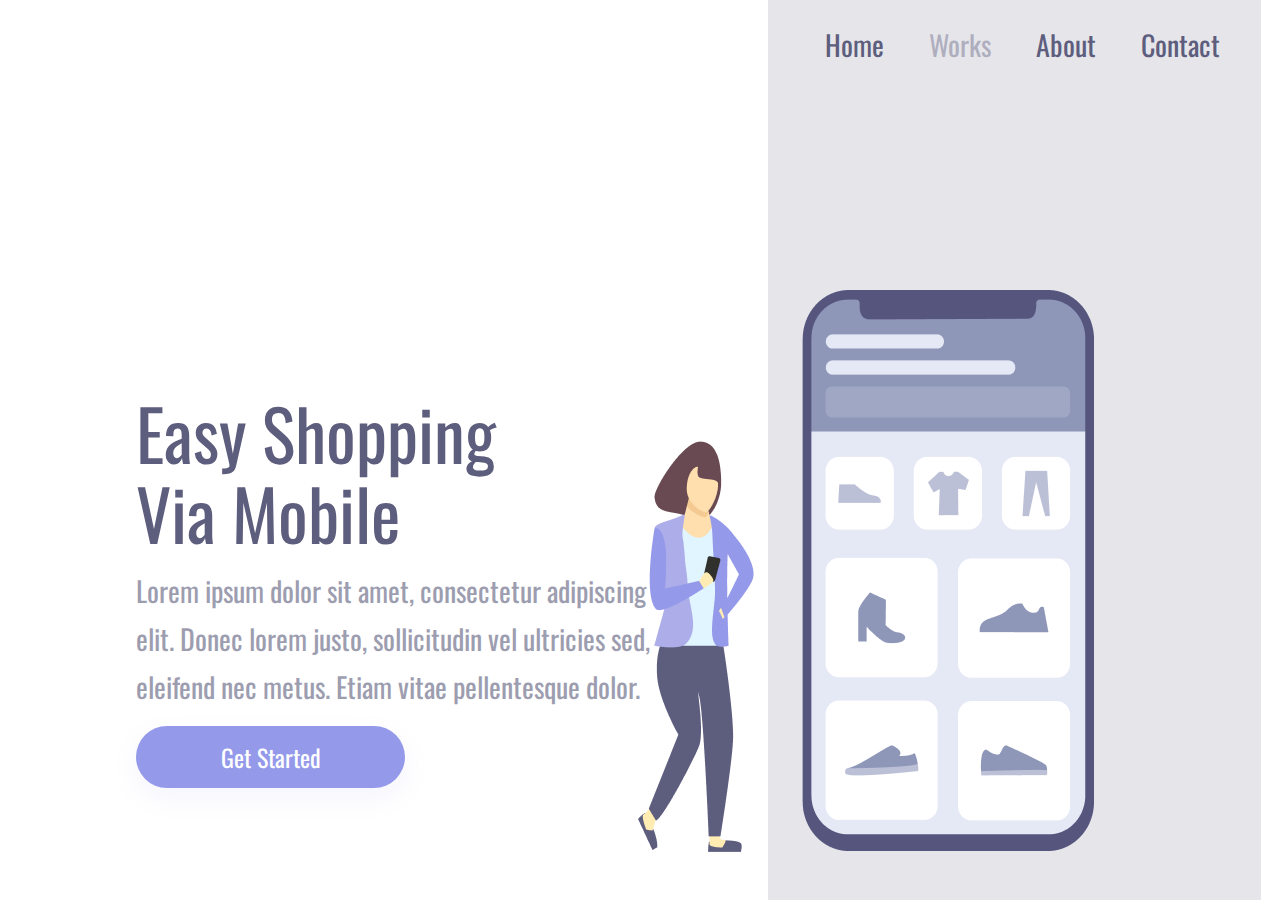
<file: P2/index.html>
<!DOCTYPE html>
<html lang="en">
<head>
    <meta charset="UTF-8">
    <meta name="viewport" content="width=device-width, initial-scale=1.0">
    <link rel="stylesheet" href="./styles.css">
    <link rel="preconnect" href="https://fonts.googleapis.com">
    <link rel="preconnect" href="https://fonts.gstatic.com" crossorigin>
    <link href="https://fonts.googleapis.com/css2?family=Agbalumo&family=Montserrat:wght@400;500;600;700;900&family=Oswald&family=Poppins:wght@400;500;700&display=swap" rel="stylesheet">
    <title>CSS PROJETO</title>

</head>
    <body>
        <div class="wrapper">
            <section class="container-left">
                <h1>Easy Shopping Via Mobile</h1>
                <p>Lorem ipsum dolor sit amet, consectetur  adipiscing elit. Donec lorem justo, sollicitudin vel ultricies sed,  eleifend nec metus. Etiam vitae pellentesque dolor. </p>
                <button>Get Started</button>
            </section>
            <section class="container-right">
                <header>
                    <a>Home</a>
                    <a>Works</a>
                    <a>About</a>
                    <a>Contact</a>
                </header>
                <img alt="gir-cellphone" src="./assests/cellphone.png">
            </section>
        </div>
     
    </body>
</html>
</file>
<file: P2/styles.css>
* {
    padding: 0;
    margin: 0;
    font-family: 'Oswald', sans-serif;
    box-sizing: border-box;
    font-weight: 400;
    color: #5d5d7d;
   }
   
   .wrapper {
       height: 100vh;
       width: 100vw;
   }
   
   .container-left {
       display: inline-block;
       width: 60%;
       padding: 136px;
       margin-top: 20%;
   }
   
   .container-right {
    display: inline-block;
    background-color: rgba(93,93,125, 0.16);
    height: 100vh;
    position: absolute;
   }
   
   img {
       position: relative;
       top: 25%;
       right: 130px;
   }
   
   h1 {
       font-size: 70px;
       line-height: 80px;
       width: 368px;
   }
   
   p {
       font-size: 28px;
       line-height: 48px;
       opacity: 0.6;
       margin: 15px 0;
       width: 540px;
   }
   
   button {
       width: 269px;
       height: 62px;
       background: #9499ea;
       box-shadow: 0px 10px 24px rgba(148,153,234, 0.0979959);
       border: none;
       border-radius: 36px;
       font-size: 24px;
       line-height: 36px;
       text-align: center;
       color: #FFFFFF;
       cursor: pointer;
   }
   
   button:hover {
       opacity: .8;
   }
   
   button:active {
       opacity: .5;
   }
   
   a {
       font-size: 28px;
       line-height: 41px;
       color: #5d5d7d;
       margin-right: 41px;
       cursor: pointer;
   }
   
   a:nth-child(2){
       opacity: 0.4;
   }
   
   a:hover {
       opacity: 0.8;
   }
   
   a:active {
       opacity: 0.8;
   }
   
   header {
       margin: 24px 0 0 57px;
   
   }
   
   @media screen and (max-width: 900px){
       .container-left {
           width: 100%;
           height: 50%;
           padding: 0;
           margin: 0;
       }
   
       .container-right {
           display: block;
           height: auto;
           width: 100%;
           position: static;
           padding: 40px;
       }
   
       img {
           position: static;
           max-width: 90%;
        
       }
   
       header {
           display: none;
       }
   
       h1 {
           font-size: 36px;
           line-height: 52px;
           width: auto;
           margin: 58px 50px 0 50px;
           text-align: center;
       }
   
       p {
           margin: 15px 40px;
           width: auto;
           text-align: center;
           font-size: 14px;
           line-height: 24px;
       }
   
       button {
           margin: auto;
           display: block;
   
       }
   }
</file>
